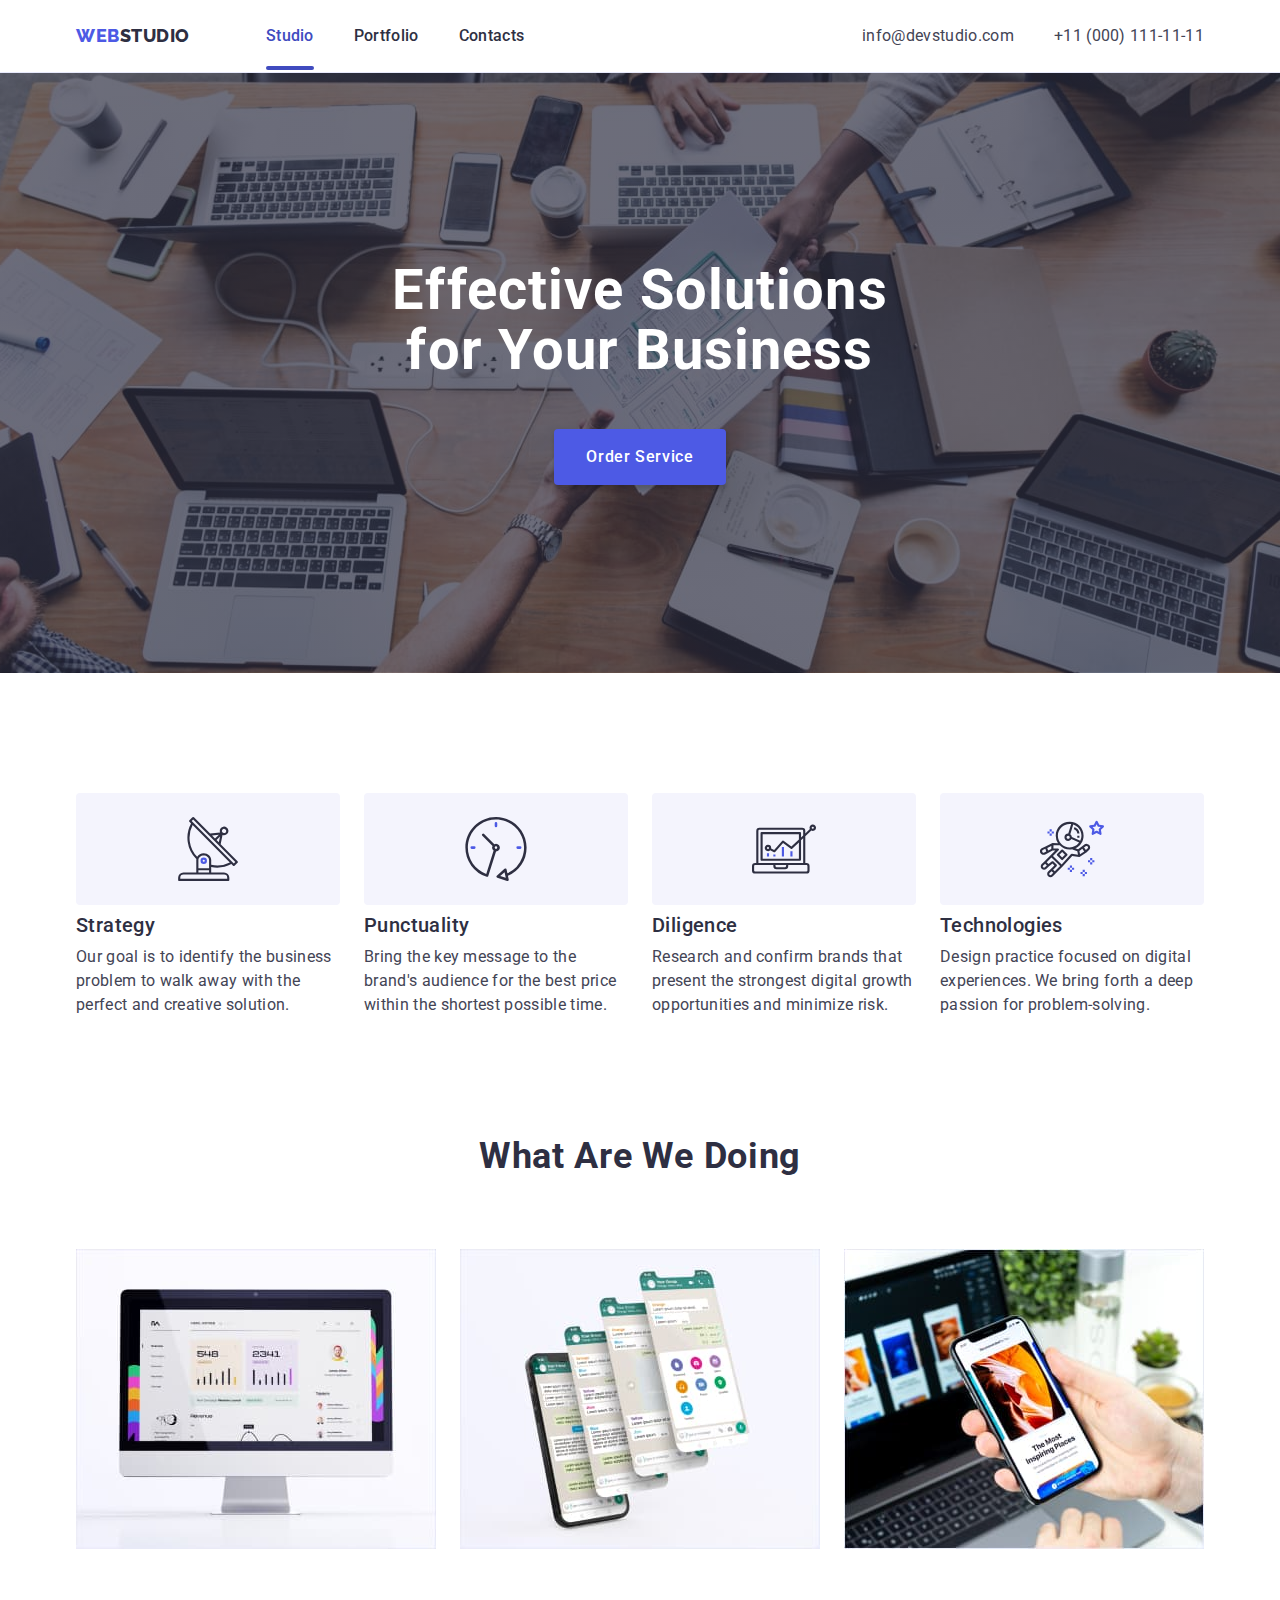
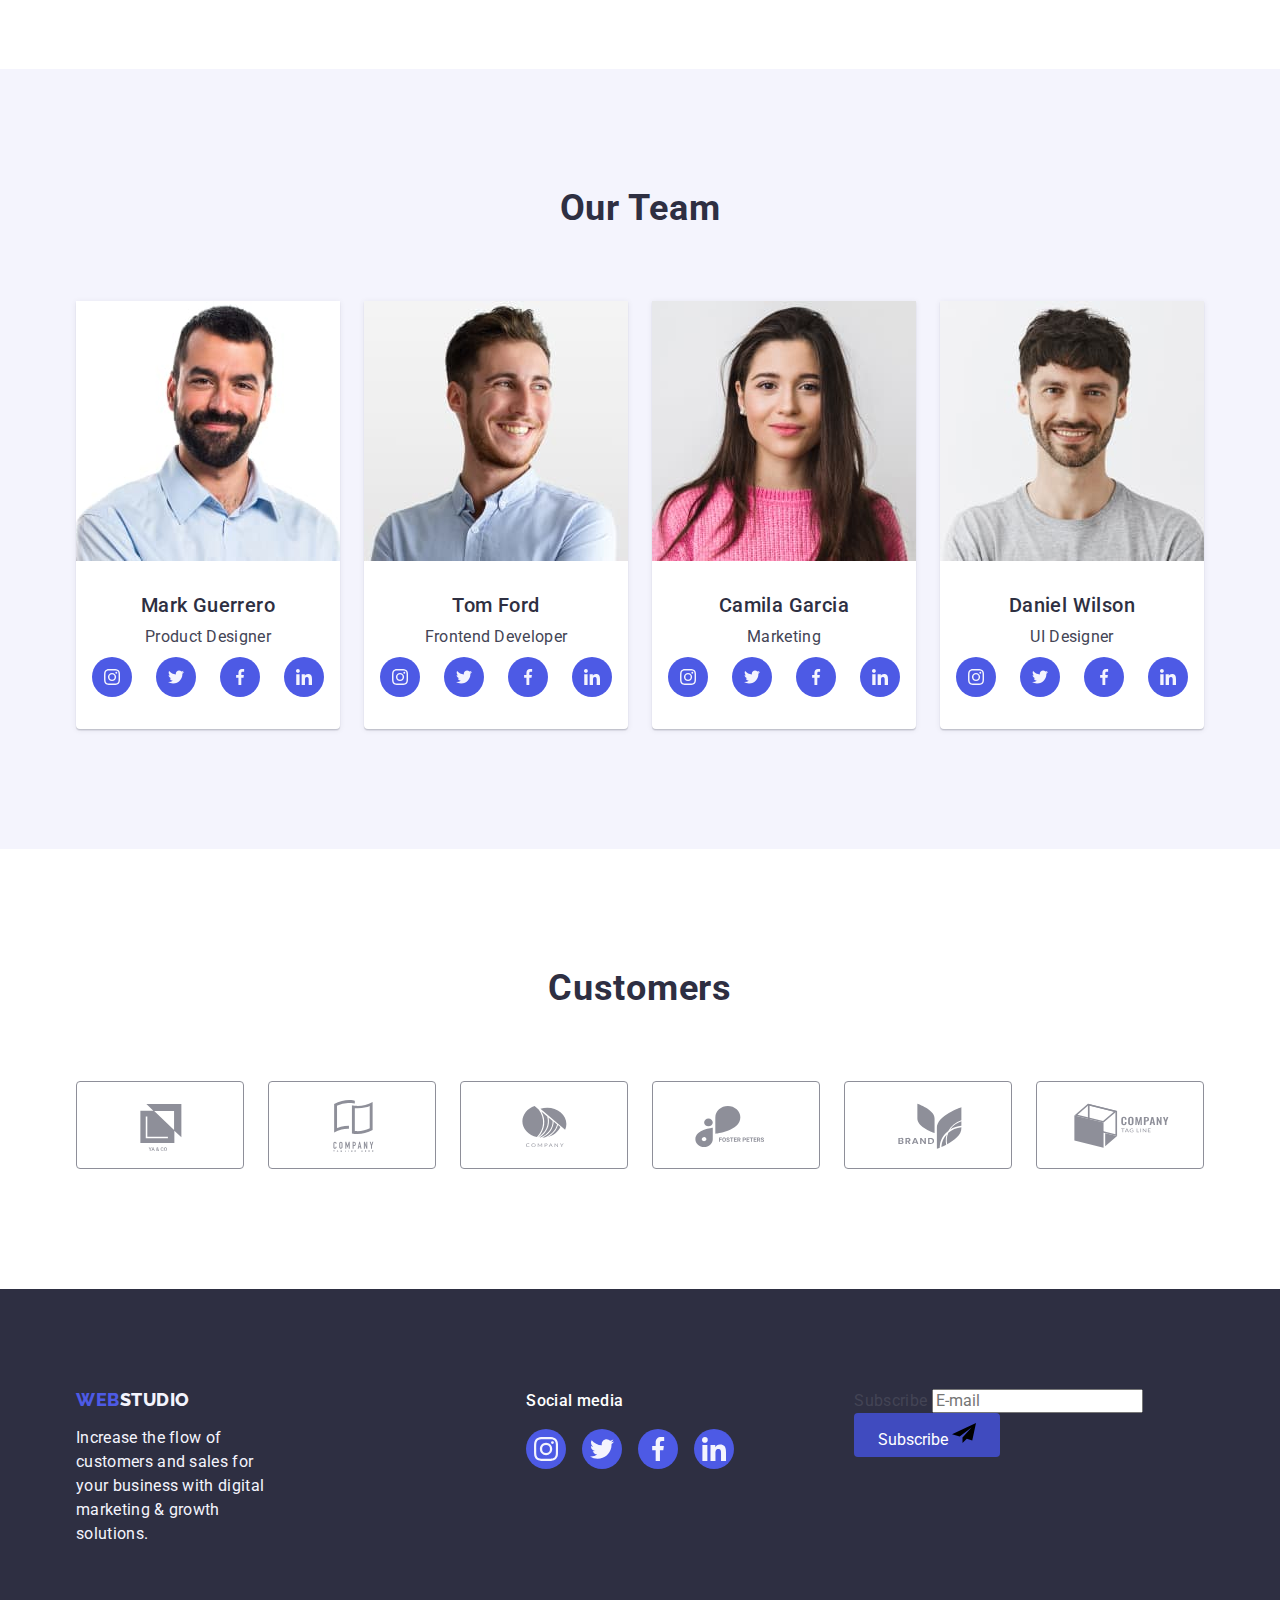
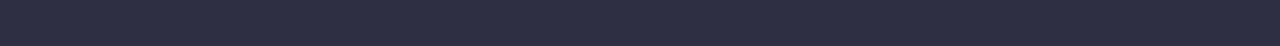
<file: index.html>
<!DOCTYPE html>
<html lang="en">
  <head>
    <meta charset="UTF-8" />
    <meta http-equiv="X-UA-Compatible" content="IE=edge" />
    <meta name="viewport" content="width=device-width, initial-scale=1.0" />
    <link rel="preconnect" href="https://fonts.googleapis.com" />
    <link rel="preconnect" href="https://fonts.gstatic.com" crossorigin />
    <link
      href="https://fonts.googleapis.com/css2?family=Raleway:wght@800&family=Roboto:wght@400;500;700;900&display=swap"
      rel="stylesheet"
    />
    <!-- Normalize -->
    <link
      rel="stylesheet"
      href="https://cdn.jsdelivr.net/npm/modern-normalize@2.0.0/modern-normalize.min.css"
    />
    <link rel="stylesheet" href="./css/style.css" />
    <title>WebStudio</title>
  </head>

  <body>
    <header class="header-style">
      <div class="container header-container">
        <nav class="header-nav">
          <a class="link logo-web" href="./index.html">
            Web<span class="logo-studio-dark">Studio</span>
          </a>
          <ul class="list header-list">
            <li>
              <a class="link nav-links active" href="./index.html">Studio</a>
            </li>
            <li>
              <a class="link nav-links" href="./portfolio.html">Portfolio</a>
            </li>
            <li><a class="link nav-links" href="">Contacts</a></li>
          </ul>
        </nav>
        <address class="adress">
          <ul class="list contact-list">
            <li>
              <a class="link header-contacts" href="mailto:info@devstudio.com"
                >info@devstudio.com</a
              >
            </li>
            <li>
              <a class="link header-contacts" href="tel:+110001111111"
                >+11 (000) 111-11-11</a
              >
            </li>
          </ul>
        </address>
      </div>
    </header>

    <main>
      <!--hero section 1-  Effective Solutions for Your Business-->
      <section class="hero-section-style">
        <div class="container hero-section-conatiner">
          <h1 class="hero-title">Effective Solutions for Your Business</h1>
          <button data-modal-open class="hero-button" type="button">
            Order Service
          </button>
        </div>
      </section>

      <!--Section 2- our advantages-->
      <section class="section-advantages-style">
        <div class="container">
          <h2 class="visually-hidden">Our advantages</h2>
          <ul class="list advantages-list">
            <li class="advantages-list-card">
              <div class="advantages-icons-cards">
                <svg class="advantages-icons" width="64" height="64">
                  <use href="./images/icons.svg#antenna"></use>
                </svg>
              </div>

              <h3 class="card-titles">Strategy</h3>
              <p class="card-description">
                Our goal is to identify the business problem to walk away with
                the perfect and creative solution.
              </p>
            </li>
            <li class="advantages-list-card">
              <div class="advantages-icons-cards">
                <svg class="advantages-icons" width="64" height="64">
                  <use href="./images/icons.svg#clock"></use>
                </svg>
              </div>
              <h3 class="card-titles">Punctuality</h3>
              <p class="card-description">
                Bring the key message to the brand's audience for the best price
                within the shortest possible time.
              </p>
            </li>
            <li class="advantages-list-card">
              <div class="advantages-icons-cards">
                <svg class="advantages-icons" width="64" height="64">
                  <use href="./images/icons.svg#diagram"></use>
                </svg>
              </div>
              <h3 class="card-titles">Diligence</h3>
              <p class="card-description">
                Research and confirm brands that present the strongest digital
                growth opportunities and minimize risk.
              </p>
            </li>
            <li class="advantages-list-card">
              <div class="advantages-icons-cards">
                <svg class="advantages-icons" width="64" height="64">
                  <use href="./images/icons.svg#astronaut"></use>
                </svg>
              </div>
              <h3 class="card-titles">Technologies</h3>
              <p class="card-description">
                Design practice focused on digital experiences. We bring forth a
                deep passion for problem-solving.
              </p>
            </li>
          </ul>
        </div>
      </section>

      <!--Section 3 What are we doing-->
      <section class="section-what-style">
        <div class="container">
          <h2 class="section-titles title-what-are">What are we doing</h2>
          <ul class="list list-img-what">
            <li class="img-what-are-we-doing">
              <img
                src="./images/images_main_page/computer.jpg"
                alt="computer"
                height="300"
                width="360"
              />
            </li>
            <li class="img-what-are-we-doing">
              <img
                src="./images/images_main_page/phone.jpg"
                alt="phone"
                height="300"
                width="360"
              />
            </li>
            <li class="img-what-are-we-doing">
              <img
                src="./images/images_main_page/phone_in_hand.jpg"
                alt="phone in hand"
                height="300"
                width="360"
              />
            </li>
          </ul>
        </div>
      </section>

      <!--section 4 our team-->
      <section class="section-team-style">
        <div class="container">
          <h2 class="section-titles title-team">Our Team</h2>
          <ul class="list team-list">
            <li class="card">
              <img
                class="img-team"
                src="./images/images_main_page/mark_guerrero_product_des.jpg"
                alt="Mark Guerrero"
                height="260"
                width="264"
              />
              <div class="container team-names-container">
                <h3 class="card-titles team">Mark Guerrero</h3>
                <p class="card-description team">Product Designer</p>

                <!-- social media -->
                <ul class="social-media-list">
                  <li class="social-media-li">
                    <a href="" class="social-med-links">
                      <svg class="social-med-icons" width="16" height="16">
                        <use href="./images/icons.svg#instagram"></use>
                      </svg>
                    </a>
                  </li>
                  <li class="social-media-li">
                    <a href="" class="social-med-links">
                      <svg class="social-med-icons" width="16" height="16">
                        <use href="./images/icons.svg#twitter"></use>
                      </svg>
                    </a>
                  </li>
                  <li class="social-media-li">
                    <a href="" class="social-med-links">
                      <svg class="social-med-icons" width="16" height="16">
                        <use href="./images/icons.svg#facebook"></use>
                      </svg>
                    </a>
                  </li>
                  <li class="social-media-li">
                    <a href="" class="social-med-links">
                      <svg class="social-med-icons" width="16" height="16">
                        <use href="./images/icons.svg#linkedin"></use>
                      </svg>
                    </a>
                  </li>
                </ul>
              </div>
            </li>

            <li class="card">
              <img
                class="img-team"
                src="./images/images_main_page/tom_ford_frontend_dev.jpg"
                alt="Tom Ford"
                height="260"
                width="264"
              />
              <div class="container team-names-container">
                <h3 class="card-titles team">Tom Ford</h3>
                <p class="card-description team">Frontend Developer</p>
                <!-- social media -->
                <ul class="social-media-list">
                  <li>
                    <a href="" class="social-med-links">
                      <svg class="social-med-icons" width="16px" height="16px">
                        <use href="./images/icons.svg#instagram"></use>
                      </svg>
                    </a>
                  </li>
                  <li>
                    <a href="" class="social-med-links">
                      <svg class="social-med-icons" width="16px" height="16px">
                        <use href="./images/icons.svg#twitter"></use>
                      </svg>
                    </a>
                  </li>
                  <li>
                    <a href="" class="social-med-links">
                      <svg class="social-med-icons" width="16px" height="16px">
                        <use href="./images/icons.svg#facebook"></use>
                      </svg>
                    </a>
                  </li>
                  <li>
                    <a href="" class="social-med-links">
                      <svg class="social-med-icons" width="16px" height="16px">
                        <use href="./images/icons.svg#linkedin"></use>
                      </svg>
                    </a>
                  </li>
                </ul>
              </div>
            </li>
            <li class="card">
              <img
                class="img-team"
                src="./images/images_main_page/camila_garcia_Marketing.jpg"
                alt="Camila Garcia"
                height="260"
                width="264"
              />
              <div class="container team-names-container">
                <h3 class="card-titles team">Camila Garcia</h3>
                <p class="card-description team">Marketing</p>
                <!-- social media -->
                <ul class="social-media-list">
                  <li>
                    <a href="" class="social-med-links">
                      <svg class="social-med-icons" width="16px" height="16px">
                        <use href="./images/icons.svg#instagram"></use>
                      </svg>
                    </a>
                  </li>
                  <li>
                    <a href="" class="social-med-links">
                      <svg class="social-med-icons" width="16px" height="16px">
                        <use href="./images/icons.svg#twitter"></use>
                      </svg>
                    </a>
                  </li>
                  <li>
                    <a href="" class="social-med-links">
                      <svg class="social-med-icons" width="16px" height="16px">
                        <use href="./images/icons.svg#facebook"></use>
                      </svg>
                    </a>
                  </li>
                  <li>
                    <a href="" class="social-med-links">
                      <svg class="social-med-icons" width="16px" height="16px">
                        <use href="./images/icons.svg#linkedin"></use>
                      </svg>
                    </a>
                  </li>
                </ul>
              </div>
            </li>
            <li class="card">
              <img
                class="img-team"
                src="./images/images_main_page/daniel_wilson_ui_des.jpg"
                alt="Daniel Wilson"
                height="260"
                width="264"
              />
              <div class="container team-names-container">
                <h3 class="card-titles team">Daniel Wilson</h3>
                <p class="card-description team">UI Designer</p>
                <!-- social media -->
                <ul class="social-media-list">
                  <li>
                    <a href="" class="social-med-links">
                      <svg class="social-med-icons" width="16px" height="16px">
                        <use href="./images/icons.svg#instagram"></use>
                      </svg>
                    </a>
                  </li>
                  <li>
                    <a href="" class="social-med-links">
                      <svg class="social-med-icons" width="16px" height="16px">
                        <use href="./images/icons.svg#twitter"></use>
                      </svg>
                    </a>
                  </li>
                  <li>
                    <a href="" class="social-med-links">
                      <svg class="social-med-icons" width="16px" height="16px">
                        <use href="./images/icons.svg#facebook"></use>
                      </svg>
                    </a>
                  </li>
                  <li>
                    <a href="" class="social-med-links">
                      <svg class="social-med-icons" width="16px" height="16px">
                        <use href="./images/icons.svg#linkedin"></use>
                      </svg>
                    </a>
                  </li>
                </ul>
              </div>
            </li>
          </ul>
        </div>
      </section>

      <!-- Section 5-Customers -->
      <section class="section-customers-style">
        <div class="container">
          <h2 class="section-titles title-customers">Customers</h2>
          <ul class="customers-list">
            <li class="customers-cards">
              <a href="" class="customers-link" aria-label="Logo 1">
                <svg class="customers-icons" width="104" height="56">
                  <use href="./images/icons.svg#logo-1"></use>
                </svg>
              </a>
            </li>
            <li class="customers-cards">
              <a href="" class="customers-link" aria-label="Logo 2">
                <svg class="customers-icons" width="104" height="56">
                  <use href="./images/icons.svg#logo-2"></use>
                </svg>
              </a>
            </li>
            <li class="customers-cards">
              <a href="" class="customers-link" aria-label="Logo 3">
                <svg class="customers-icons" width="104" height="56">
                  <use href="./images/icons.svg#logo-3"></use>
                </svg>
              </a>
            </li>
            <li class="customers-cards">
              <a href="" class="customers-link" aria-label="Logo 4">
                <svg class="customers-icons" width="104" height="56">
                  <use href="./images/icons.svg#logo-4"></use>
                </svg>
              </a>
            </li>
            <li class="customers-cards">
              <a href="" class="customers-link" aria-label="Logo 5">
                <svg class="customers-icons" width="104" height="56">
                  <use href="./images/icons.svg#logo-5"></use>
                </svg>
              </a>
            </li>
            <li class="customers-cards">
              <a href="" class="customers-link" aria-label="Logo 6">
                <svg class="customers-icons" width="104" height="56">
                  <use href="./images/icons.svg#logo-6"></use>
                </svg>
              </a>
            </li>
          </ul>
        </div>
      </section>
    </main>

    <!--footer-->
    <footer class="footer-style">
      <div class="container footer-container">
        <div class="footer-text-container">
          <a class="link logo-web" href="./index.html"
            >Web<span class="logo-studio-light">Studio</span></a
          >
          <p class="footer-text">
            Increase the flow of customers and sales for your business with
            digital marketing & growth solutions.
          </p>
        </div>
        <div>
          <p class="footer-bold-text footer-social-med-par">Social media</p>
          <ul class="social-media-list-footer">
            <li class="social-media-li-footer">
              <a href="" class="social-med-links-footer">
                <svg class="social-med-icons-footer" width="24" height="24">
                  <use href="./images/icons.svg#instagram"></use>
                </svg>
              </a>
            </li>
            <li class="social-media-li-footer">
              <a href="" class="social-med-links-footer">
                <svg class="social-med-icons-footer" width="24" height="24">
                  <use href="./images/icons.svg#twitter"></use>
                </svg>
              </a>
            </li>
            <li class="social-media-li-footer">
              <a href="" class="social-med-links-footer">
                <svg class="social-med-icons-footer" width="24" height="24">
                  <use href="./images/icons.svg#facebook"></use>
                </svg>
              </a>
            </li>
            <li class="social-media-li-footer">
              <a href="" class="social-med-links-footer">
                <svg class="social-med-icons-footer" width="24" height="24">
                  <use href="./images/icons.svg#linkedin"></use>
                </svg>
              </a>
            </li>
          </ul>
        </div>

        
        <div>
          <form>
            <label class="foot-label"
              >Subscribe
              <input
                type="emai"
                name="user_email"
                class="footer-input"
                placeholder="E-mail"
              />
            </label>
            <button type="button" class="foot-button">
              Subscribe
              <svg class="foot-icon" width="24" height="24">
                <use href="./images/icons.svg#footer-btn"></use>
              </svg>
            </button>
          </form>
        </div>
      </div>
    </footer>
    <!-- Modal window -->
    <div class="backdrop is-hidden" data-modal>
      <div class="modal">
        <button type="button" class="modal-close-btn" data-modal-close>
          <svg class="modal-icon" width="8" height="8">
            <use href="./images/icons.svg#close-btn"></use>
          </svg>
        </button>

        <div class="inputs-container">
          <p class="modal-title">
            Leave your contacts and we will call you back
          </p>
        </div>

        <div class="input-container">
          <form class="form">
            <label class="label-modal"
              >Name
              <svg class="input-icons" width="18" height="18">
                <use href="./images/icons.svg#person"></use>
              </svg>
              <input class="input-modal" type="text" name="user_name" />
            </label>
          </form>
        </div>

        <div class="inputs-container">
          <form class="form">
            <label class="label-modal"
              >Phone
              <svg class="input-icons" width="18" height="24">
                <use href="./images/icons.svg#phone"></use>
              </svg>
              <input class="input-modal" type="tel" name="user_phone" />
            </label>
          </form>
        </div>

        <div class="inputs-container">
          <form class="form">
            <label class="label-modal"
              >Email
              <svg class="input-icons" width="18" height="24">
                <use href="./images/icons.svg#email"></use>
              </svg>
              <input class="input-modal" type="email" name="user_email" />
            </label>
          </form>
        </div>

        <div class="inputs-container">
          <form class="form">
            <label class="label-modal">Comment</label>
            <textarea
              class="textarea-modal"
              name="user_comment"
              placeholder="Text input"
              rows="4"
            ></textarea>
          </form>
        </div>

        <!-- checkbox -->
        <div class="checkbox-modal">
          <label class="label-modal">
            <input type="checkbox" name="privat_policy" />
            I accept the terms and conditions of the
            <span class="privacy-pol-text">Privacy Policy</span>
          </label>
        </div>

        <button class="modal-button" type="submit">Send</button>
      </div>
    </div>

    <!-- Modal window -->
    <script src="./JS/modal.js"></script>
  </body>
</html>
</file>
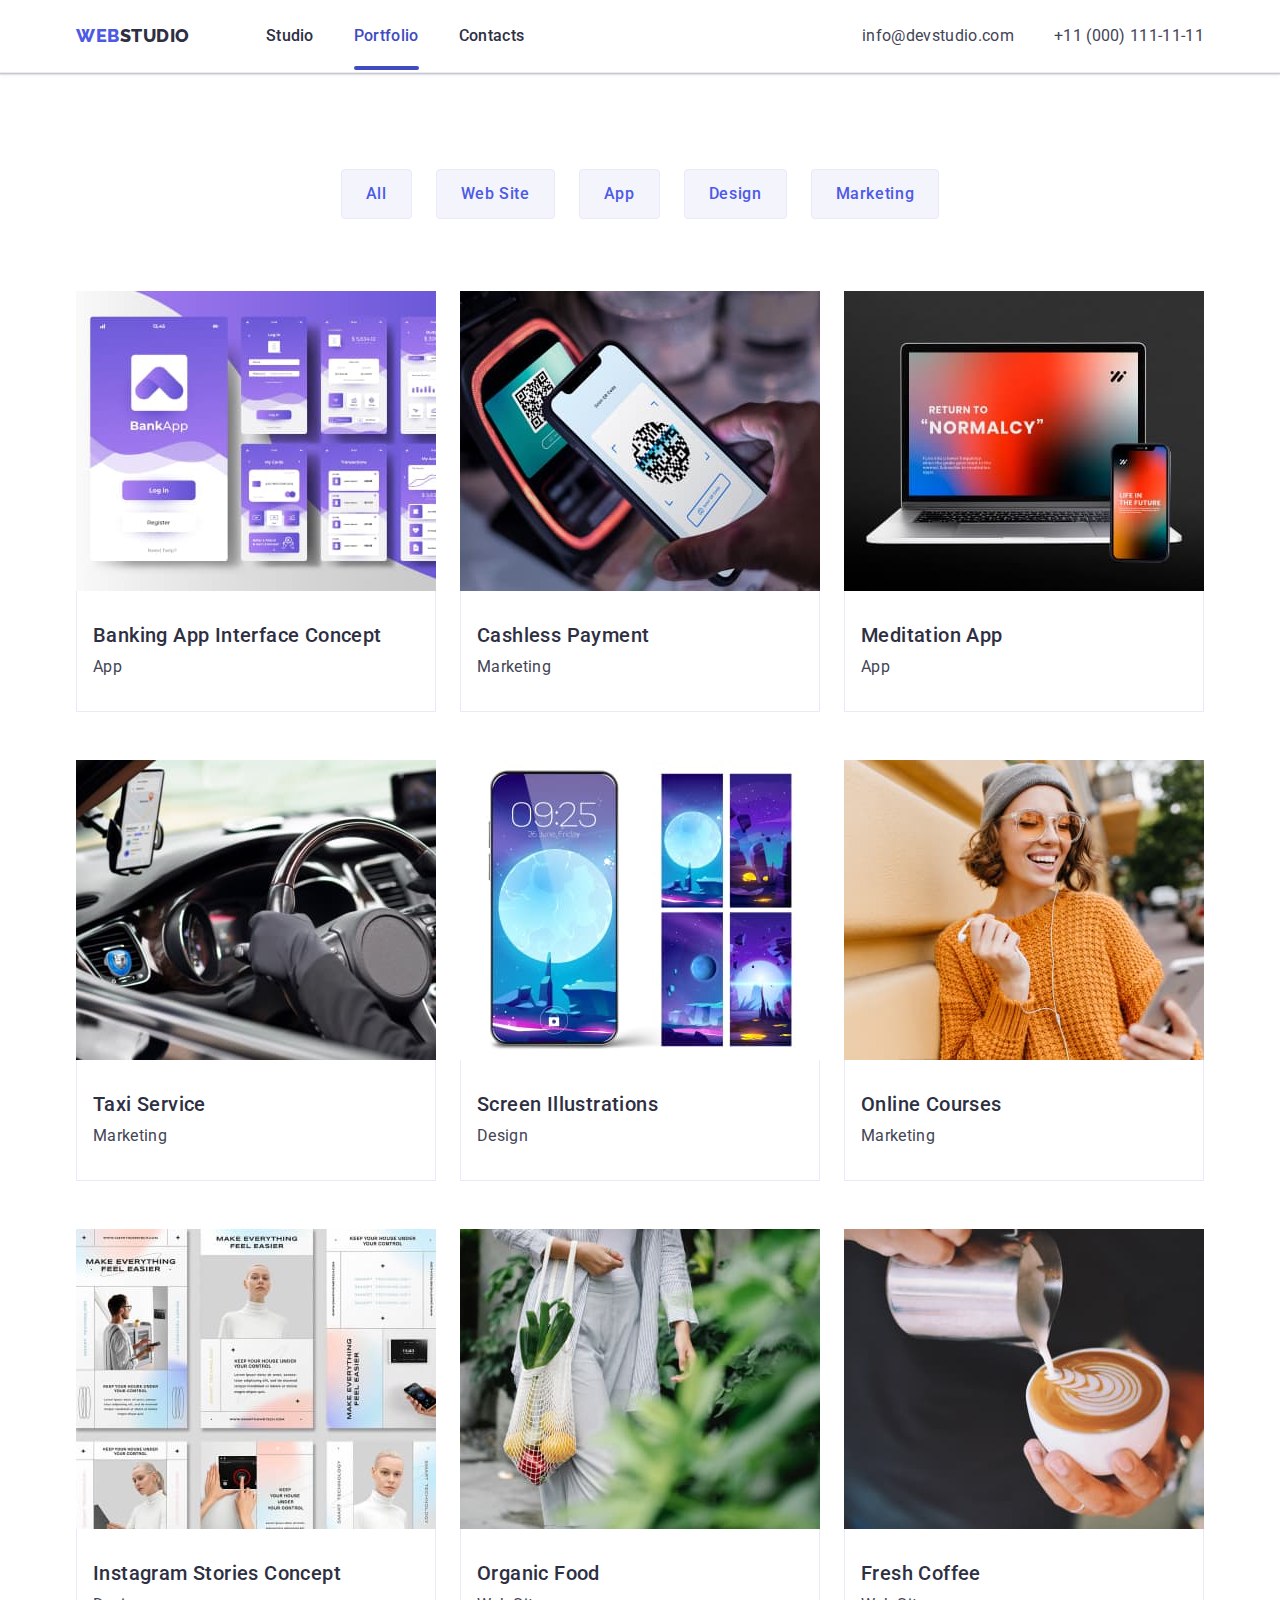
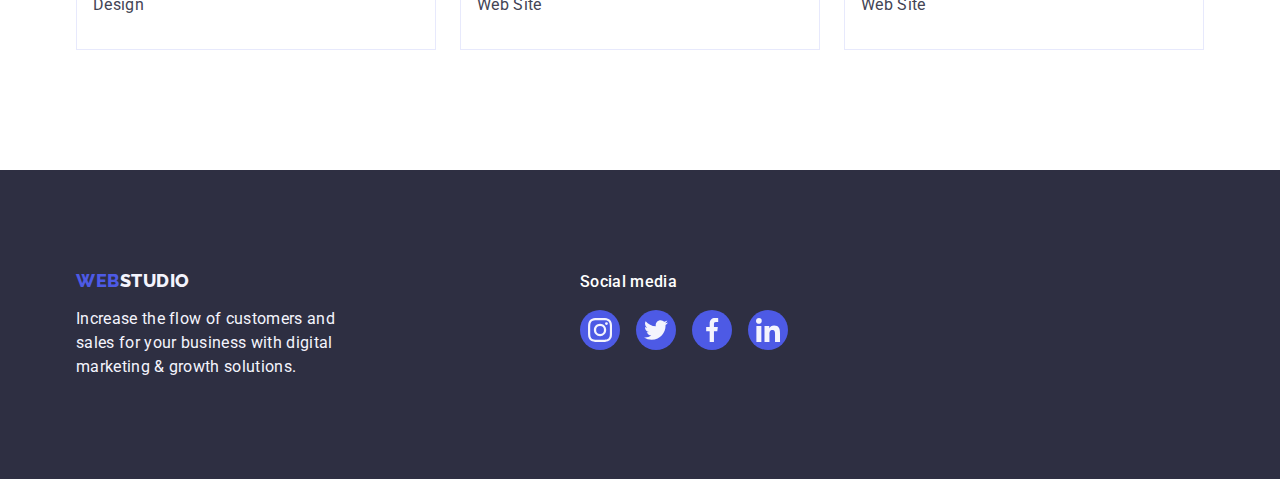
<file: portfolio.html>
<!DOCTYPE html>
<html lang="en">
  <head>
    <meta charset="UTF-8" />
    <meta http-equiv="X-UA-Compatible" content="IE=edge" />
    <meta name="viewport" content="width=device-width, initial-scale=1.0" />
    <link rel="preconnect" href="https://fonts.googleapis.com" />
    <link rel="preconnect" href="https://fonts.gstatic.com" crossorigin />
    <link
      href="https://fonts.googleapis.com/css2?family=Raleway:wght@800&family=Roboto:wght@400;500;700;900&display=swap"
      rel="stylesheet"
    />
    <!-- Normalize -->
    <link
      rel="stylesheet"
      href="https://cdn.jsdelivr.net/npm/modern-normalize@2.0.0/modern-normalize.min.css"
    />
    <link rel="stylesheet" href="./css/style.css" />
    <title>Portfolio-Web Studio</title>
  </head>

  <body>
    <header class="header-style">
      <div class="container header-container">
        <nav class="header-nav">
          <a class="link logo-web" href="./index.html">
            Web<span class="logo-studio-dark">Studio</span>
          </a>
          <ul class="list header-list">
            <li><a class="link nav-links" href="./index.html">Studio</a></li>
            <li>
              <a class="link nav-links active" href="./portfolio.html">Portfolio</a>
            </li>
            <li><a class="link nav-links" href="">Contacts</a></li>
          </ul>
        </nav>
        <address class="adress">
          <ul class="list contact-list">
            <li>
              <a class="link header-contacts" href="mailto:info@devstudio.com"
                >info@devstudio.com</a
              >
            </li>
            <li>
              <a class="link header-contacts" href="tel:+110001111111"
                >+11 (000) 111-11-11</a
              >
            </li>
          </ul>
        </address>
      </div>
    </header>

    <main>
      <section class="section-projects-style">
        <div class="container">
          <h1 class="visually-hidden">Projects</h1>
          <!-- buttons-portfolio page -->

          <ul class="list btn-portfolio-list">
            <li>
              <button class="section-buttons" type="button">All</button>
            </li>
            <li>
              <button class="section-buttons" type="button">Web Site</button>
            </li>
            <li>
              <button class="section-buttons" type="button">App</button>
            </li>
            <li>
              <button class="section-buttons" type="button">Design</button>
            </li>
            <li>
              <button class="section-buttons" type="button">Marketing</button>
            </li>
          </ul>

          <!-- Projects-portfolio page -->
          <ul class="list projects-list">
            <li class="projects-cards">
              <a class="link projects-links">
                <div class="projects-wrapper">
                  <img
                    src="./images/images_portfolio_page/img-1-bank-app.jpg"
                    alt="Banking App Interface"
                    width="360"
                    height="300"
                  />
                  <p class="overlay-description">
                      14 Stylish and User-Friendly App Design Concepts · Task Manager App · Calorie Tracker App · Exotic Fruit Ecommerce App · Cloud Storage App
                  </p>
                </div>
                <div class="projects-name-container">
                  <h2 class="card-titles">Banking App Interface Concept</h2>
                  <p class="card-description">App</p>
                </div></a
              >
            </li>



            <li class="projects-cards">
              <a class="link projects-links" href=""
                ><div class="projects-wrapper">
                  <img
                    src="./images/images_portfolio_page/img-2-scan.jpg"
                    alt="Cashless Payment"
                    width="360"
                    height="300"
                  />
                  <p class="overlay-description">
                      14 Stylish and User-Friendly App Design Concepts · Task Manager App · Calorie Tracker App · Exotic Fruit Ecommerce App · Cloud Storage App
                  </p>
                </div>
                <div class="projects-name-container">
                  <h2 class="card-titles">Cashless Payment</h2>
                  <p class="card-description">Marketing</p>
                </div></a
              >
            </li>



            <li class="projects-cards">
              <a class="link projects-links" href="">
                <div class="projects-wrapper">
                  <img
                    src="./images/images_portfolio_page/img-3-return.jpg"
                    alt="Phone and laptop"
                    width="360"
                    height="300"
                  />
                  <p class="overlay-description">
                      14 Stylish and User-Friendly App Design Concepts · Task Manager App · Calorie Tracker App · Exotic Fruit Ecommerce App · Cloud Storage App
                  </p>
                </div>
                <div class="projects-name-container">
                  <h2 class="card-titles">Meditation App</h2>
                  <p class="card-description">App</p>
                </div></a
              >
            </li>

            
            <li class="projects-cards">
              <a class="link projects-links" href=""
                >
                <div class="projects-wrapper">
                  <img
                    src="./images/images_portfolio_page/img-4-car.jpg"
                    alt="Taxi"
                    width="360"
                    height="300"
                  />
                  <p class="overlay-description">
                      14 Stylish and User-Friendly App Design Concepts · Task Manager App · Calorie Tracker App · Exotic Fruit Ecommerce App · Cloud Storage App
                  </p>
                </div>
                <div class="projects-name-container">
                  <h2 class="card-titles">Taxi Service</h2>
                  <p class="card-description">Marketing</p>
                </div></a
              >
            </li>


            <li class="projects-cards">
              <a class="link projects-links" href=""
                >
                <div class="projects-wrapper">
                  <img
                    src="./images/images_portfolio_page/img-5-phone.jpg"
                    alt="Screens"
                    width="360"
                    height="300"
                  />
                  <p class="overlay-description">
                      14 Stylish and User-Friendly App Design Concepts · Task Manager App · Calorie Tracker App · Exotic Fruit Ecommerce App · Cloud Storage App
                  </p>
                </div>
                <div class="projects-name-container">
                  <h2 class="card-titles">Screen Illustrations</h2>
                  <p class="card-description">Design</p>
                </div></a
              >
            </li>
            <li class="projects-cards">
              <a class="link projects-links" href=""
                >
                <div class="projects-wrapper">
                  <img
                    src="./images/images_portfolio_page/img-6-girl.jpg"
                    alt="Girl with phone"
                    width="360"
                    height="300"
                  />
                  <p class="overlay-description">
                      14 Stylish and User-Friendly App Design Concepts · Task Manager App · Calorie Tracker App · Exotic Fruit Ecommerce App · Cloud Storage App
                  </p>
                </div>
                <div class="projects-name-container">
                  <h2 class="card-titles">Online Courses</h2>
                  <p class="card-description">Marketing</p>
                </div></a
              >
            </li>



            <li class="projects-cards">
              <a class="link projects-links" href=""
                >
                <div class="projects-wrapper">
                  <img
                    src="./images/images_portfolio_page/img-7-storie.jpg"
                    alt="Instagram Stories"
                    width="360"
                    height="300"
                  />
                  <p class="overlay-description">
                      14 Stylish and User-Friendly App Design Concepts · Task Manager App · Calorie Tracker App · Exotic Fruit Ecommerce App · Cloud Storage App
                  </p>
                </div>
                
                <div class="projects-name-container">
                  <h2 class="card-titles">Instagram Stories Concept</h2>
                  <p class="card-description">Design</p>
                </div>
                </a>
            </li>



            <li class="projects-cards">
              <a class="link projects-links" href=""
                >
                <div class="projects-wrapper">
                  <img
                    src="./images/images_portfolio_page/img-8-food.jpg"
                    alt="Women with fruits"
                    width="360"
                    height="300"
                  />
                  <p class="overlay-description">
                      14 Stylish and User-Friendly App Design Concepts · Task Manager App · Calorie Tracker App · Exotic Fruit Ecommerce App · Cloud Storage App
                  </p>
                </div>
                <div class="projects-name-container">
                  <h2 class="card-titles">Organic Food</h2>
                  <p class="card-description">Web Site</p>
                </div></a
              >
            </li>



            <li class="projects-cards">
              <a class="link projects-links" href="">
                <div class="projects-wrapper">
                  <img
                    src="./images/images_portfolio_page/img-9-coffee.jpg"
                    alt="Coffee in cup"
                    width="360"
                    height="300"
                  />
                  <p class="overlay-description">
                        14 Stylish and User-Friendly App Design Concepts · Task Manager App · Calorie Tracker App · Exotic Fruit Ecommerce App · Cloud Storage App
                    </p>
                </div>
                <div class="projects-name-container">
                  <h2 class="card-titles">Fresh Coffee</h2>
                  <p class="card-description">Web Site</p>
                </div></a
              >
            </li>
          </ul>
        </div>
      </section>
    </main>

    <!--footer-->
    <footer class="footer-style">
      <div class="container footer-container">
        <div class="footer-text-container">
          <a class="link logo-web" href="./index.html"
            >Web<span class="logo-studio-light">Studio</span></a
          >
          <p class="footer-text">
            Increase the flow of customers and sales for your business with
            digital marketing & growth solutions.
          </p>
        </div>
        <div>
          <p class="footer-bold-text footer-social-med-par">Social media</p>
          <ul class="social-media-list-footer">
            <li class="social-media-li-footer">
              <a href="" class="social-med-links-footer">
                <svg class="social-med-icons-footer" width="24" height="24">
                  <use href="./images/icons.svg#instagram"></use>
                </svg>
              </a>
            </li>
            <li class="social-media-li-footer">
              <a href="" class="social-med-links-footer">
                <svg class="social-med-icons-footer" width="24" height="24">
                  <use href="./images/icons.svg#twitter"></use>
                </svg>
              </a>
            </li>
            <li class="social-media-li-footer">
              <a href="" class="social-med-links-footer">
                <svg class="social-med-icons-footer" width="24" height="24">
                  <use href="./images/icons.svg#facebook"></use>
                </svg>
              </a>
            </li>
            <li class="social-media-li-footer">
              <a href="" class="social-med-links-footer">
                <svg class="social-med-icons-footer" width="24" height="24">
                  <use href="./images/icons.svg#linkedin"></use>
                </svg>
              </a>
            </li>
          </ul>
        </div>
      </div>
    </footer>
  </body>
</html>
</file>
<file: css/style.css>
*,
*::before,
*::after{
    box-sizing: border-box;
}





:root{
--primary-brand-color:#4D5AE5;
--primary-brand-color-text: #4D5AE5;
--dark-brand-color:#2E2F42;
--dark-brand-color-text: #2E2F42;
--body-text-color:#434455;
--background-body-color:#FFFFFF;
--header-background-color:#FFFFFF;
--light-text-color:#FFFFFF;
--light-section-color:#F4F4FD; 
--light-footer-text: #F4F4FD;
--logo-footer-color:#F4F4FD;
--active-color:#404BBF;
--buttons-boarders-color:#E7E9FC;
--background-card-color:#FFFFFF;
--customer-icons-color:#8E8F99;
--customer-icons-active-color:rgba(64, 75, 191, 1);
--advantages-icons-bg-color:#F4F4FD;
--social-med-icons-color:#f4f4fd;
--social-med-footer-active:#31d0aa;
--modal-backgr-color:#FCFCFC;
--modal-light-icon-color:#FFFFFF;
--label-modal-text:#8E8F99;

}
/* Reset */
h1,h2,h3,h4,h5,h6,p{
    margin: 0;
}

img{
    display: block;
    max-width: 100%;
}

ul,ol{
    list-style: none;
    margin:0;
    padding: 0;
}
a{
text-decoration: none;
font-style: normal;
color: currentColor;
}
.list{
    list-style: none;
}
.link {
    text-decoration: none;
}
/* Common styles */
.visually-hidden{
    position: absolute;
    width: 1px;
    height: 1px;
    margin: -1px;
    bottom: 0;
    padding: 0;
    white-space: nowrap;
    clip-path: inset(100%);
    clip:rect(0 0 0 0);
    overflow: hidden;
}

.container{
width: 1158px;
margin-left: auto;
margin-right: auto;
padding-left: 15px;
padding-right: 15px;
/* outline: 2px solid red; */

}

body{
margin: 0;
font-family:"Roboto", sans-serif;
font-weight: 400;
font-size:16px;
line-height: 1.5;
letter-spacing: 0.02em;
color:var(--body-text-color);
background-color: var(--background-body-color);
}
/* header styles */
.header-container{
    display: flex;
    justify-content: space-between;
}
.header-style{
    background-color:var(--header-background-color);
    padding-top: 24px;
        padding-bottom: 24px;
        border-bottom: 1px solid var(--buttons-boarders-color) ;
        box-shadow: 0px 1px 6px 0px rgba(46, 47, 66, 0.08), 0px 1px 1px 0px rgba(46, 47, 66, 0.16), 0px 2px 1px 0px rgba(46, 47, 66, 0.08);
}
.header-nav{
    display: flex;
    align-items: center;
}
.logo-web{
color:var(--primary-brand-color-text);
font-family: 'Raleway', sans-serif;
    font-weight: 800;
    font-size: 18px;
    line-height: 1.17;
    letter-spacing: 0.03em;
    text-transform: uppercase;
    margin-right: 76px;
}
.logo-studio-dark{
    color:var(--dark-brand-color-text);
      
}

.logo-studio-light
{
    color: var(--logo-footer-color);
}
.nav-links{
    font-weight: 500;
    color: var(--dark-brand-color-text);
    padding-bottom: 24px;
    padding-top: 24px;
    position:relative;
    transition: color 250ms cubic-bezier(0.4, 0, 0.2, 1);
}
.nav-links.active{
   color: var(--active-color); 
}

.nav-links.active::after{
content:"";
position:absolute;
bottom: -1px;;
left:0;
display:block;
width: 100%;
height: 4px;
background-color: var(--active-color);
border-radius: 2px;
}

.header-list{
    display: flex;
    align-items: center;
    gap:40px;
}
.nav-links:hover,.nav-links:focus{
    color:var(--active-color);
}

.adress{
font-style: normal;
}

.contact-list{
    display: flex;
    align-items: center;
    gap:40px;
}
.header-contacts{
    color:currentColor; 
    padding-top: 24px;
    padding-bottom: 24px;
    transition: color 250ms cubic-bezier(0.4, 0, 0.2, 1);
}
.header-contacts:hover,.header-contacts:focus{
    color:var(--active-color);
}
/* hero section */
.hero-section-conatiner{
display: flex;
flex-direction: column;
justify-content: center;
align-items: center;
gap:48px;
}

.hero-section-style{
    max-width: 1440px;
    margin: 0 auto;
    background-color: var(--dark-brand-color);
    padding-top: 188px;
    padding-bottom: 188px;
    background-image: linear-gradient(to bottom, rgba(46, 47, 66, 0.70), rgba(46, 47, 66, 0.70)), url(../images/images_main_page/hero-image.jpg);
    background-repeat: no-repeat;
    background-position: center;
    background-size: cover;

}

.hero-title{
    font-weight: 700;
    color: var(--light-text-color);
    font-size: 56px;
    line-height: 1.07;
    text-align: center;
    letter-spacing: 0.02em;
    max-width:496px;
    margin:auto;
}

.hero-button{
    font-family: inherit;
    background-color: var(--primary-brand-color);
    letter-spacing: 0.04;
    font-weight: 500;
    font-size: 16px;
    line-height: 1.5;
    letter-spacing: 0.04em;
    color:var(--light-text-color);
    cursor: pointer;
    border-radius: 4px;
    padding: 16px 32px;
    border: 0;
    min-width: 169px;
    box-shadow: 0px 4px 4px 0px rgba(0, 0, 0, 0.15);
    transition: background-color 250ms cubic-bezier(0.4, 0, 0.2, 1);
}

.hero-button:hover, .hero-button:focus{
background-color: var(--active-color);
}
/* section styles */


/* section 2 advantages */

.advantages-icons-cards{
    display: flex;
    justify-content: center;
    align-items: center;
    background-color: var(--advantages-icons-bg-color);
    width: 264px;
    height: 112px;
    margin-bottom: 8px;
    border-radius: 4px;
}

/* .advantages-icons{
   
} */

.advantages-list{
    display: flex;
    justify-content: space-between;
    gap:24px;
}
.advantages-list-card{
    width: calc((100% - 72px) / 4);
}
.advantages-list-card .card-titles{
margin-bottom: 8px;
}





.title-what-are{
margin-bottom: 72px;
}
.section-advantages-style{
    padding:120px 0;
}

.section-what-style{
padding-top: 0px;
padding-bottom: 120px;
}
.list-img-what{
display: flex;
gap:24px;
}
.img-what-are-we-doing{
    width: calc((100% - 48px) / 3);
}
.section-projects-style{
    padding-top: 96px;
    padding-bottom: 120px;
}


/* section Team */
.title-team{
    margin-bottom: 72px;
}

.team-list{
    display: flex;
    gap:24px;
    flex-wrap: wrap;
}

.team-list .card{
width: calc((100%-3*24px)/4);
border-radius: 0px 0px 4px 4px;
}

.card-titles.team {
    text-align: center;
    margin-bottom: 8px;
}

.team-names-container {
    padding: 32px 0px;
    width: 264px;
    display: flex;
    flex-direction: column;
}

.img-team {}

.team-list .card {
    width: 264px;
    box-shadow: 0px 2px 1px 0px rgba(46, 47, 66, 0.08), 0px 1px 1px 0px rgba(46, 47, 66, 0.16), 0px 1px 6px 0px rgba(46, 47, 66, 0.08);
}

.card-description.team {
    text-align: center;
    margin-bottom: 8px;
}

.social-med-links{
    display: flex;
    justify-content: center;
    align-items: center;
    background-color: var(--primary-brand-color) ;
    width: 40px;
    height: 40px;
    border-radius: 50%;
    background-color 250ms cubic-bezier(0.4, 0, 0.2, 1);
    transition: background-color 250ms cubic-bezier(0.4, 0, 0.2, 1);
}
.social-med-links:hover, .social-med-links:focus{
    background-color: var(--active-color) ;
}
.social-media-list{
    display: flex;
    align-items: center;
    justify-content: center;
    gap:24px;
    }

.social-med-icons{
    fill:var(--social-med-icons-color);
  }
.social-media-li{
transition: background-color 250ms cubic-bezier(0.4, 0, 0.2, 1);
}

.section-titles{
    font-weight: 700;
    font-size: 36px;
    line-height: 1.11;
    text-align: center;
    letter-spacing: 0.02em;
    text-transform: capitalize;
    color:var(--dark-brand-color-text);
}
.card-titles{
color:var(--dark-brand-color-text);
font-weight: 500;
font-size:20px;
line-height: 1.2;
letter-spacing: 0.02em;
}
.card{
    background-color: var(--background-card-color);
}


.section-team-style{
    background-color: var(--light-section-color);
    padding-top: 120px;
        padding-bottom: 120px;
}
/* section buttons */
.section-buttons{
    font-family: "Roboto",sans-serif;
    font-weight: 500;
    font-size: 16px;
    line-height: 1.5;
    letter-spacing: 0.04em;
    color:var(--primary-brand-color);
    background-color: var(--light-section-color);
    cursor: pointer;
    padding: 12px 24px;
    border: 1px solid var(--buttons-boarders-color);
    border-radius: 4px;
    transition: color 250ms cubic-bezier(0.4, 0, 0.2, 1),
        background-color 250ms cubic-bezier(0.4, 0, 0.2, 1),
        border-color 250ms cubic-bezier(0.4, 0, 0.2, 1),
        box-shadow 250ms cubic-bezier(0.4, 0, 0.2, 1);
}

.btn-portfolio-list{
    display: flex;
    gap: 24px;
    justify-content: center;
    margin-bottom:72px;
}

.section-buttons:hover, .section-buttons:focus{
    color:var(--light-text-color);
    background-color: var(--active-color);
    border:1px solid transparent;
    box-shadow: 0px 2px 2px 0px rgba(0, 0, 0, 0.12), 0px 2px 1px 0px rgba(0, 0, 0, 0.08), 0px 3px 1px 0px rgba(0, 0, 0, 0.10);
}

.projects-list{
    display: flex;
    column-gap:24px;
    row-gap:48px;
    flex-wrap: wrap;
    }

.projects-links{
display: block;
transition: box-shadow 250ms cubic-bezier(0.4, 0, 0.2, 1);
}


.projects-links:hover, .projects-links:focus{
    box-shadow: 0px 2px 1px 0px rgba(46, 47, 66, 0.08), 0px 1px 1px 0px rgba(46, 47, 66, 0.16), 0px 1px 6px 0px rgba(46, 47, 66, 0.08);
}


.projects-cards{
width: calc((100% - 48px) / 3);
}

.projects-name-container{
    border:1px solid var(--buttons-boarders-color);
    padding: 32px 16px;
    border-top: 0;
}
.projects-name-container .card-titles{
    margin-bottom: 8px;
}

/* Section 5 Customers*/
.section-customers-style{
    padding: 120px 0;
}

.title-customers{
margin-bottom: 72px;
}
.customers-list{
display: flex;
justify-content: center;
align-items: center;
gap:24px;
}
.customers-icons{
  fill: currentColor;  
  }

.customers-link{
   display: flex; 
   justify-content: center;
   align-items: center;
   width: 168px;
   height: 88px;
   border: 1px solid var(--customer-icons-color);
   border-radius: 4px;
   color: var(--customer-icons-color);
   transition: border-color 250ms cubic-bezier(0.4, 0, 0.2, 1),
    color 250ms cubic-bezier(0.4, 0, 0.2, 1);
}
.customers-link:hover, .customers-link:focus{
    color:var(--active-color);
    border: 1px solid var(--customer-icons-active-color);
}

/* footer */
.footer-style {
    background-color: var(--dark-brand-color);
    padding-top: 100px;
        padding-bottom: 100px;
}
.footer-style .logo-web{
    display: inline-block;
    margin-bottom: 16px;
    }
.footer-text {
    color: var(--light-footer-text);
    max-width: 264px;
}
.footer-bold-text{
    color: var(--light-text-color);
        max-width: 264px;
        font-weight: 500;
}
.footer-social-med-par{
margin-bottom: 16px;
}

.footer-container{
    display: flex;
    justify-content: baseline;
    align-items:  baseline;
    gap:120px;
}

.footer-text-container{
    margin-right: 120px;
}
.social-media-list-footer {
    display: flex;
    align-items: center;
    justify-content: center;
    gap: 16px;
}

.social-media-li-footer{

}

.social-med-links-footer {
    display: flex;
    justify-content: center;
    align-items: center;
    background-color: var(--primary-brand-color);
    width: 40px;
    height: 40px;
    border-radius: 50%;
    background-color 250ms cubic-bezier(0.4, 0, 0.2, 1);
    transition: background-color 250ms cubic-bezier(0.4, 0, 0.2, 1);
}

.social-med-links-footer:hover,
.social-med-links-footer:focus {
    background-color: var(--social-med-footer-active);
}

.social-med-icons-footer {
    fill: var(--social-med-icons-color);
}

.foot-button{
    padding: 8px 24px;
    border: none;
    background-color: var(--primary-brand-color);
    color:var(--light-text-color);
    border-radius: 4px;
}

.foot-button{
    background-color: var(--active-color);
}

/* Modal window */
.backdrop{
position: fixed;
top: 0;
left: 0;
width: 100%;
height: 100%;
background-color: rgba(46, 47, 66, 0.4);
z-index: 100%;
transition: opacity 250ms cubic-bezier(0.4, 0, 0.2, 1), visibility 250ms cubic-bezier(0.4, 0, 0.2, 1);
}

.backdrop.is-hidden{
    opacity: 0;
    pointer-events: none;
    visibility: hidden;
}

.modal{
display: flex;
flex-direction: column;
align-items: flex-start;
justify-content: center;
position: absolute;
top: 50%;
left: 50%;
min-height: 584px;
transform: translateX(-50%) translateY(-50%);
width: 408px;
height: 584px;
border-radius: 4px;
background-color: #FCFCFC;
box-shadow: 0px 2px 1px 0px rgba(0, 0, 0, 0.20), 0px 1px 3px 0px rgba(0, 0, 0, 0.12), 0px 1px 1px 0px rgba(0, 0, 0, 0.14);
transition: transform 250ms cubic-bezier(0.4, 0, 0.2, 1);
padding: 24px;
}

.modal-icon{
transition: fill 250ms cubic-bezier(0.4, 0, 0.2, 1);
}

.modal-close-btn{
    position: absolute;
    top: 24px;
    right: 24px;
    background-color: var(--buttons-boarders-color);
    border-radius: 50%;
    border: 1px solid rgba(0, 0, 0, 0.10);
    width: 24px;
    height: 24px;
    padding: 0;

    display: flex;
    align-items: center;
    justify-content: center;
    cursor: pointer;
    transition: background-color 250ms cubic-bezier(0.4, 0, 0.2, 1), border 250ms cubic-bezier(0.4, 0, 0.2, 1);
}

.modal-close-btn:hover, .modal-close-btn:focus{
background-color:var(--active-color);
border: none;
}

.modal-close-btn:hover .modal-icon{
fill:var(--modal-light-icon-color);
}

.modal-close-btn:focus .modal-icon {
    fill:var(--modal-light-icon-color);
}

.modal-title{
color: var(--dark-brand-color-text);
text-align: center;
font-weight: 500;
line-height: 1.5;
letter-spacing: 0.32px;
margin-top: 48px;
margin-bottom: 16px;

}

.label-modal{
    color: var(--label-modal-text);
    font-size: 12px;
    line-height: 1.2;
    letter-spacing: 0.48px;
    position: relative;
}

.input-modal{
width: 360px;
height: 40px;
border-radius: 4px;
border: 1px solid rgba(46, 47, 66, 0.40);
margin:0 auto;
padding-left: 38px;
}

.label-modal:hover .input-modal{
    border: 1px solid var(--primary-brand-color);
}

.label-modal:focus .input-modal {
    border: 1px solid var(--primary-brand-color);
}

.input-container{
    margin-bottom: 8px;
}

.textarea-modal::placeholder{
    color: rgba(46, 47, 66, 0.40);
    font-size: 12px;
    line-height: 1.2;
    letter-spacing: 0.48px;
}

.textarea-modal{
    resize: none;
    width: 360px;
    min-height: 120px;
    border: 1px solid rgba(46, 47, 66, 0.40);
    border-radius: 4px;
    padding: 8px 16px;
    font-size: 12px;
    color: currentColor;
}

.textarea-modal:hover{
border: 1px solid var(--primary-brand-color);
}

.form:focus-within .input-modal{
border: 1px solid var(--primary-brand-color);
}

.form:focus-within .input-icons{
    fill: var(--primary-brand-color);
}



.label-modal:hover + .textarea-modal {
    border: 1px solid var(--primary-brand-color);
}
.label-modal:focus + .textarea-modal{
    border: 1px solid var(--primary-brand-color);
}

.checkbox-modal{
margin-top: 8px;
margin-bottom: 24px;
}

.privacy-pol-text{
color: var(--primary-brand-color);
text-decoration: underline;
}

.modal-button{
    border: none;
    padding: 16px 32px;
    background-color: var(--primary-brand-color);
    color: var(--light-text-color);
    text-align: center;
    font-family: inherit;
    font-size: inherit;
    font-style: inherit;
    font-weight: 500;
    line-height: 24px;
    letter-spacing: 0.64px;
    box-shadow: 0px 4px 4px 0px rgba(0, 0, 0, 0.15);
    transition: background-color 250ms cubic-bezier(0.4, 0, 0.2, 1);
    cursor: pointer;
    min-width: 169px;
    min-height: 56px;
    border-radius: 4px;
    margin: 0 auto;
}

.modal-button:hover, .modal-button:focus{
    background-color: var(--active-color);
}

.input-icons{
    fill: var(--dark-brand-color);
    position: absolute;
    bottom: -5px;
    left: 0;
    margin-left: 16px;

    /* margin-bottom: 28px; */
}

.label-modal:hover .input-icons{
fill: var(--primary-brand-color);
}

.label-modal:focus .input-icons {
    fill: var(--primary-brand-color);
}

/* Modal window */

/* overlay-PORTFOLIO PAGE */

.overlay-description {
    width: 296px;
    line-height: 1.5;
    letter-spacing: 0.02em;
    color: var(--light-section-color);
    padding: 40px 32px;
    background-color: var(--primary-brand-color);
    height: 100%;
width: 100%;
transform: translateY(100%);
transition: transform 250ms cubic-bezier(0.4, 0, 0.2, 1);
position: absolute;
top: 0;
}

.projects-wrapper{
    display: flex;
    position: relative;
    overflow: hidden;
    width: 360px;
    height: 300px;
}

.projects-links:hover .overlay-description{
transform: translateY(0%);
}
</file>
